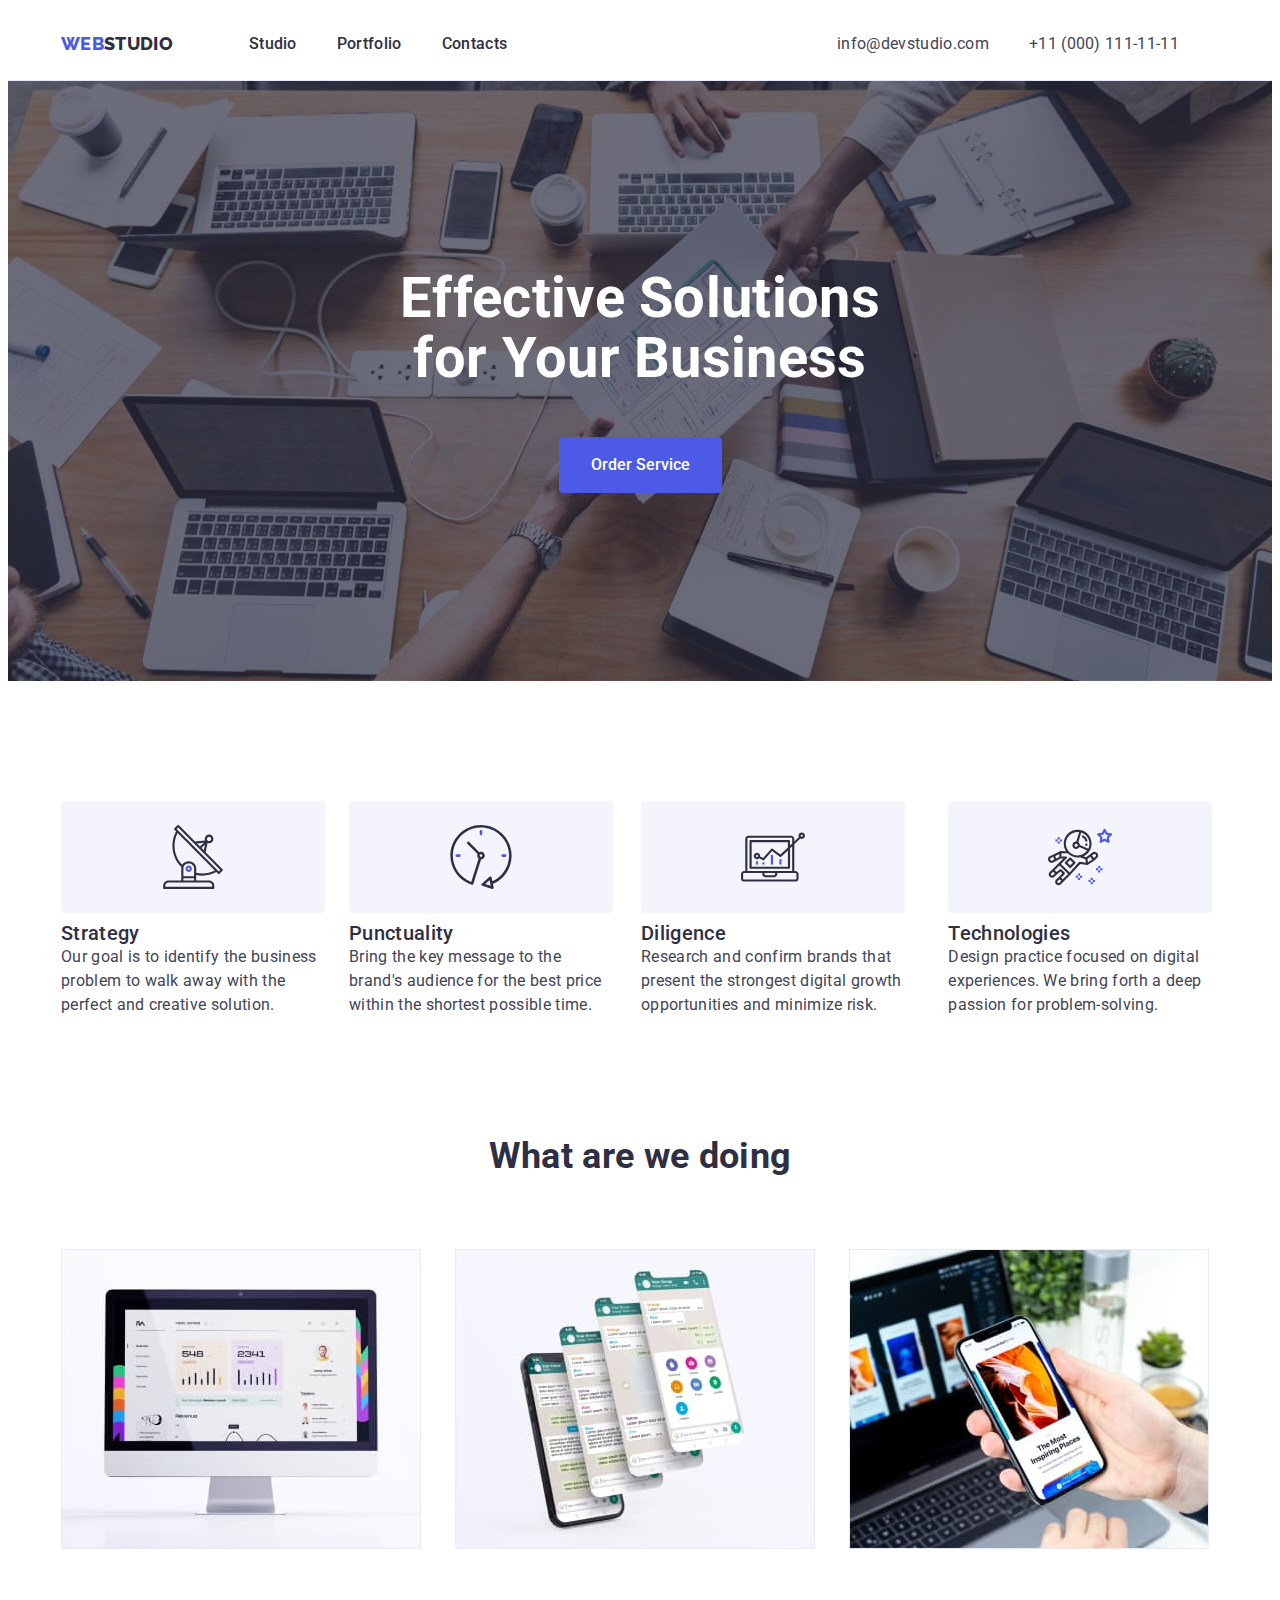
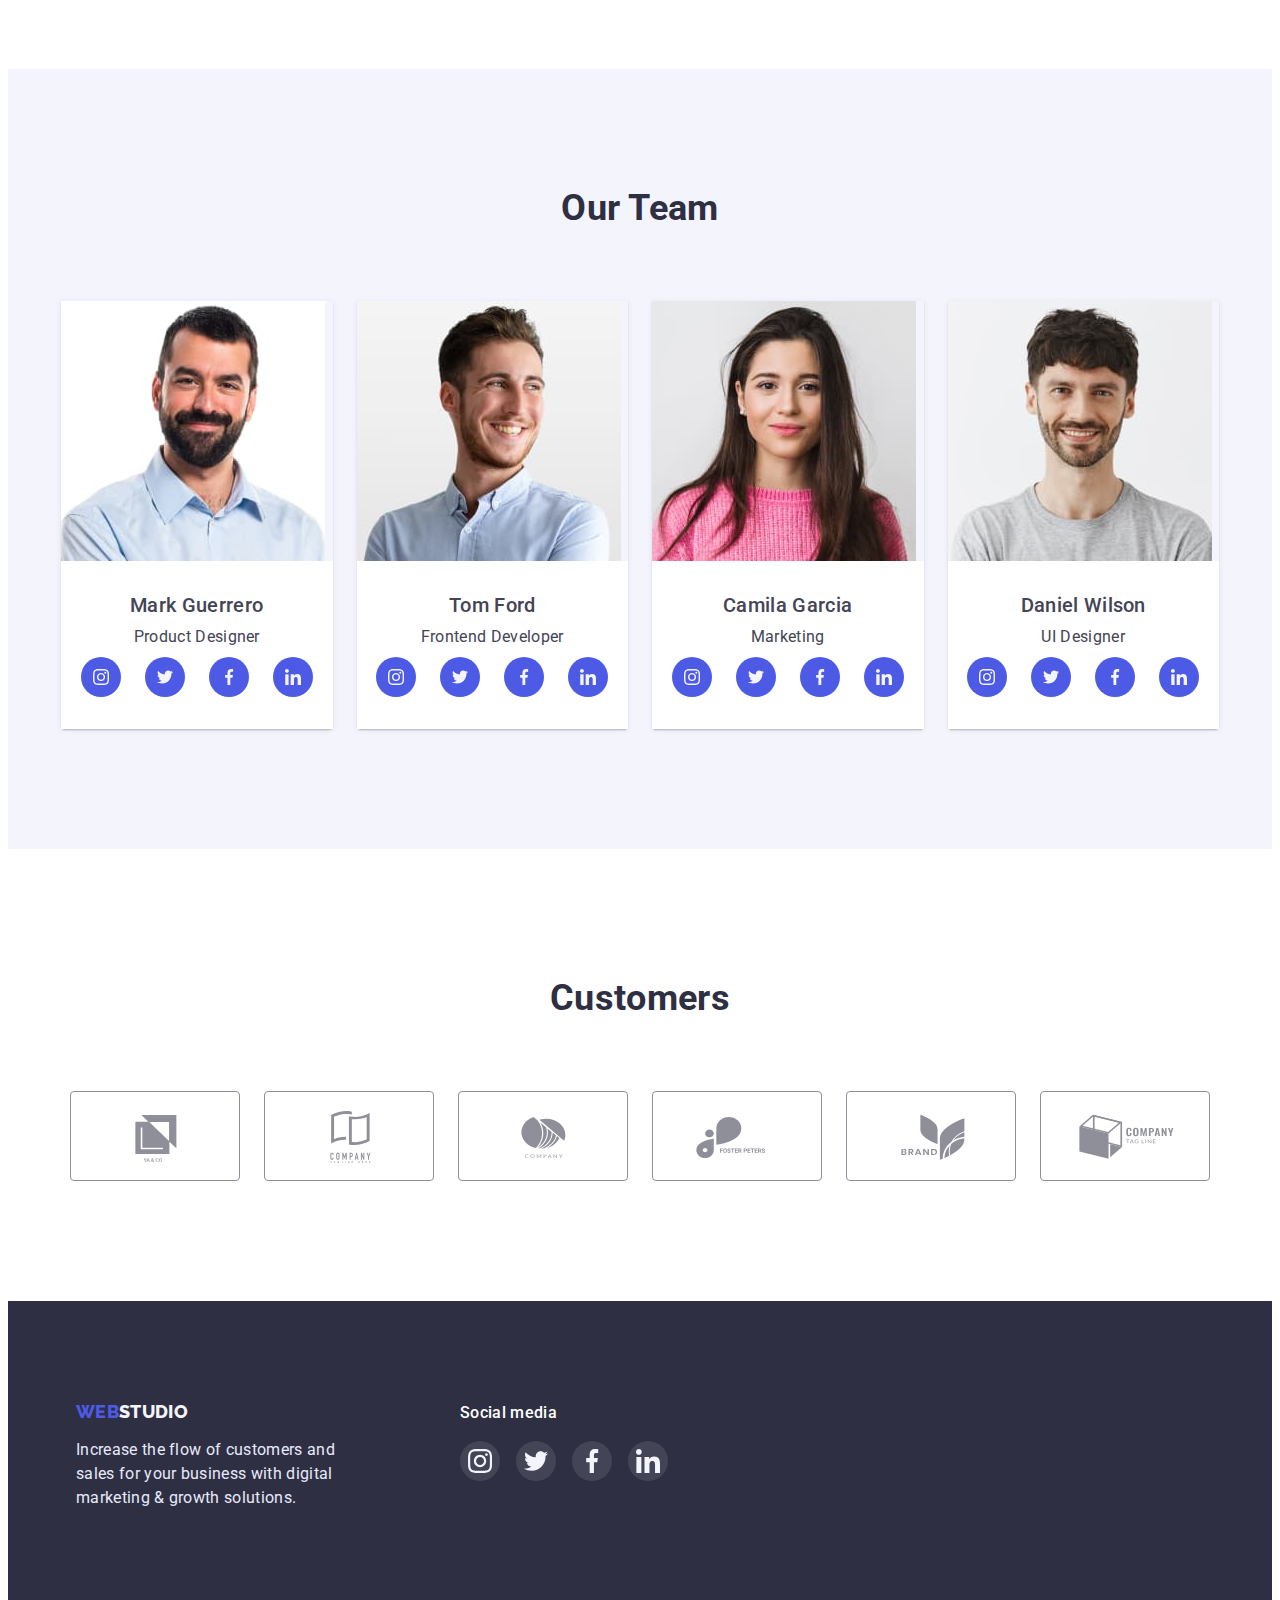
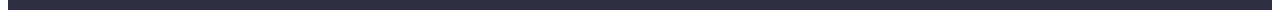
<file: index.html>
<!DOCTYPE html>
<html lang="en">
  <head>
    <meta charset="UTF-8" />
    <meta http-equiv="X-UA-Compatible" content="IE=edge" />
    <meta name="viewport" content="width=device-width, initial-scale=1.0" />
    <title>WebStudio</title>
    <link rel="preconnect" href="https://fonts.googleapis.com" />
    <link rel="preconnect" href="https://fonts.gstatic.com" crossorigin />
    <link
      href="https://fonts.googleapis.com/css2?family=Raleway:wght@800&family=Roboto:wght@400;500;700&display=swap"
      rel="stylesheet"
    />
    <link
      rel="stylesheet"
      href="https://cdnjs.cloudflare.com/ajax/libs/modern-normalize/1.1.0/modern-normalize.min.css"
      integrity="sha512-wpPYUAdjBVSE4KJnH1VR1HeZfpl1ub8YT/NKx4PuQ5NmX2tKuGu6U/JRp5y+Y8XG2tV+wKQpNHVUX03MfMFn9Q=="
      crossorigin="anonymous"
      referrerpolicy="no-referrer"
    />
    <link rel="stylesheet" href="./css/styles.css" />
  </head>
  <body class="body">
    <!-- Header -->
    <header class="header-text">
      <div class="container page-header">
        <nav class="page-header">
          <a href="./index.html" class="onelogo-link"
            >Web<span class="twologo-link">Studio</span></a
          >
          <ul class="list-link page-header">
            <li class="menu-item">
              <a href="./index.html" class="site-link">Studio</a>
            </li>
            <li class="menu-item">
              <a href="./portfolio.html" class="site-link">Portfolio</a>
            </li>
            <li class="menu-item"><a href="" class="site-link">Contacts</a></li>
          </ul>
        </nav>
        <address>
          <ul class="list-link page-header">
            <li>
              <a href="mailto:info@devstudio.com" class="address-link"
                >info@devstudio.com</a
              >
            </li>
            <li>
              <a href="tel:+110001111111" class="address-link"
                >+11 (000) 111-11-11</a
              >
            </li>
          </ul>
        </address>
      </div>
    </header>
    <main>
      <!-- Hero -->
      <section class="hero">
        <div class="container">
          <h1 class="hero-title">Effective Solutions for Your Business</h1>
          <button type="button" class="hero-button">Order Service</button>
        </div>
      </section>
      <!-- Competencies -->
      <section class="section">
        <div class="container">
          <h2 class="visually-hidden">Our competencies</h2>
          <ul class="list-link page-competencies">
            <li class="menu">
              <div class="item-competencies">
                <svg width="64" height="64">
                  <use href="./images/sprite.svg#antenna"></use>
                </svg>
              </div>
              <h3 class="competencies-title">Strategy</h3>
              <p class="competencies-list">
                Our goal is to identify the business problem to walk away with
                the perfect and creative solution.
              </p>
            </li>
            <li class="menu">
              <div >
                <div class="item-competencies">
                <svg width="64" height="64">
                  <use href="./images/sprite.svg#clock"></use>
                </svg>
              </div>
              <h3 class="competencies-title">Punctuality</h3>
              <p class="competencies-list">
                Bring the key message to the brand's audience for the best price
                within the shortest possible time.
              </p>
            </li>
            <li class="menu">
              <div class="item-competencies">
                <svg width="64" height="64">
                  <use href="./images/sprite.svg#diagram"></use>
                </svg>
              </div>
              <h3 class="competencies-title">Diligence</h3>
              <p class="competencies-list">
                Research and confirm brands that present the strongest digital
                growth opportunities and minimize risk.
              </p>
            </li>
            <li class="menu">
              <div class="item-competencies">
                <svg width="64" height="64">
                  <use
                    href="./images/sprite.svg#astronaut"
                    width="64"
                    height="64"
                  ></use>
                </svg>
              </div>
              <h3 class="competencies-title">Technologies</h3>
              <p class="competencies-list">
                Design practice focused on digital experiences. We bring forth a
                deep passion for problem-solving.
              </p>
            </li>
          </ul>
        </div>
      </section>
      <!-- Doing -->
      <section class="section doing">
        <div class="container">
          <h2 class="do-title">What are we doing</h2>
          <ul class="list-link page-doing">
            <li class="doing-card">
              <img
                src="./images/doing/img-analitics.jpg"
                alt="display"
                width="360"
                height="300"
              />
            </li>
            <li class="doing-card">
              <img
                src="./images/doing/img-add.jpg"
                alt="addication"
                width="360"
                height="300"
              />
            </li>
            <li class="doing-card">
              <img
                src="./images/doing/img-motivation.jpg"
                alt="phone"
                width="360"
                height="300"
              />
            </li>
          </ul>
        </div>
      </section>
      <!-- Our Team -->
      <section class="section team-section">
        <div class="container">
          <h2 class="team-title">Our Team</h2>
          <ul class="list-link page-team">
            <li class="team-card">
              <img
                src="./images//team/img-mark-guerrero.jpg"
                alt="Mark Guerrero"
                width="264"
                height="260"
              />
              <div class="team-wrapper">
                <h3 class="name-title">Mark Guerrero</h3>
                <p class="team-page">Product Designer</p>
                <ul class="social-list list-link">
                  <li class="social-page">
                    <a href="" class="social-link">
                    <svg width="16" height="16">
                      <use href="./images/sprite.svg#instagram"></use>
                    </svg>
                  </a>
                  </li>
                  <li class="social-page">
                    <a href="" class="social-link">
                    <svg width="16" height="16">
                      <use href="./images/sprite.svg#twitter"></use>
                    </svg></a>
                  </li>
                  <li class="social-page">
                    <a href="" class="social-link">
                    <svg width="16" height="16">
                      <use href="./images/sprite.svg#facebook"></use>
                    </svg></a>
                  </li>
                  <li class="social-page">
                    <a href="" class="social-link">
                    <svg width="16" height="16">
                      <use href="./images/sprite.svg#linkedin"></use>
                    </svg></a>
                  </li>
                </ul>
              </div>
            </li>
            <li class="team-card">
              <img
                src="./images/team/img-tom-ford.jpg"
                alt="Tom Ford"
                width="264"
                height="260"
              />
              <div class="team-wrapper">
                <h3 class="name-title">Tom Ford</h3>
                <p class="team-page">Frontend Developer</p>
                <ul class="social-list list-link">
                  <li class="social-page">
                    <a href="" class="social-link">
                    <svg width="16" height="16">
                      <use href="./images/sprite.svg#instagram"></use>
                    </svg>
                  </a>
                  </li>
                  <li class="social-page">
                    <a href="" class="social-link">
                    <svg width="16" height="16">
                      <use href="./images/sprite.svg#twitter"></use>
                    </svg></a>
                  </li>
                  <li class="social-page">
                    <a href="" class="social-link">
                    <svg width="16" height="16">
                      <use href="./images/sprite.svg#facebook"></use>
                    </svg></a>
                  </li>
                  <li class="social-page">
                    <a href="" class="social-link">
                    <svg width="16" height="16">
                      <use href="./images/sprite.svg#linkedin"></use>
                    </svg></a>
                  </li>
                </ul>
              </div>
            </li>
            <li class="team-card">
              <img
                src="./images/team/img-camila-garcia.jpg"
                alt="Camila Garcia"
                width="264"
                height="260"
              />
              <div class="team-wrapper">
                <h3 class="name-title">Camila Garcia</h3>
                <p class="team-page">Marketing</p>
                <ul class="social-list list-link">
                  <li class="social-page">
                    <a href="" class="social-link">
                    <svg width="16" height="16">
                      <use href="./images/sprite.svg#instagram"></use>
                    </svg>
                  </a>
                  </li>
                  <li class="social-page">
                    <a href="" class="social-link">
                    <svg width="16" height="16">
                      <use href="./images/sprite.svg#twitter"></use>
                    </svg></a>
                  </li>
                  <li class="social-page">
                    <a href="" class="social-link">
                    <svg width="16" height="16">
                      <use href="./images/sprite.svg#facebook"></use>
                    </svg></a>
                  </li>
                  <li class="social-page">
                    <a href="" class="social-link">
                    <svg width="16" height="16">
                      <use href="./images/sprite.svg#linkedin"></use>
                    </svg></a>
                  </li>
                </ul>
              </div>
            </li>
            <li class="team-card">
              <img
                src="./images/team/img-daniel-wilson.jpg"
                alt="Daniel Wilson"
                width="264"
                height="260"
              />
              <div class="team-wrapper">
                <h3 class="name-title">Daniel Wilson</h3>
                <p class="team-page">UI Designer</p>
                <ul class="social-list list-link">
                  <li class="social-page">
                    <a href="" class="social-link">
                    <svg width="16" height="16">
                      <use href="./images/sprite.svg#instagram"></use>
                    </svg>
                  </a>
                  </li>
                  <li class="social-page">
                    <a href="" class="social-link">
                    <svg width="16" height="16">
                      <use href="./images/sprite.svg#twitter"></use>
                    </svg></a>
                  </li>
                  <li class="social-page">
                    <a href="" class="social-link">
                    <svg width="16" height="16">
                      <use href="./images/sprite.svg#facebook"></use>
                    </svg></a>
                  </li>
                  <li class="social-page">
                    <a href="" class="social-link">
                    <svg width="16" height="16">
                      <use href="./images/sprite.svg#linkedin"></use>
                    </svg></a>
                  </li>
                </ul>
              </div>
            </li>
          </ul>
        </div>
      </section>
      <!-- Customers -->
      <section class="section customers">
        <div class="container">
        <h2 class="customers-title">Customers</h2>
        <ul class="list-link customers-link">
          <li class="customers-item"> 
            <a href="" class="customers-icon">
              <svg width="104" height="56">
                <use href="./images/sprite.svg#logo-1"></use>
              </svg>
            </a>
          </li>
          <li class="customers-item">
            <a href="" class="customers-icon">
              <svg width="104" height="56">
                <use href="./images/sprite.svg#logo-2"></use>
              </svg>
            </a>
          </li>
          <li class="customers-item">
            <a href="" class="customers-icon">
              <svg width="104" height="56">
                <use href="./images/sprite.svg#logo-3"></use>
              </svg>
            </a>
          </li>
          <li class="customers-item">
            <a href="" class="customers-icon">
              <svg width="104" height="56">
                <use href="./images/sprite.svg#logo-4"></use>
              </svg>
            </a>
          </li>
          <li class="customers-item">
            <a href="" class="customers-icon">
              <svg width="104" height="56">
                <use href="./images/sprite.svg#logo-5"></use>
              </svg>
            </a>
          </li>
          <li class="customers-item">
            <a href="" class="customers-icon">
              <svg width="104" height="56">
                <use href="./images/sprite.svg#logo-6"></use>
              </svg>
            </a>
          </li>
        </ul>
      </div>
      </section>
    </main>
    <!-- Footer -->
    <footer class="footer">
      <div class="container-footer">
        <div class="logo-footer">
        <a href="./index.html" class="footerlogo-link"
          >Web<span class="footer-link">Studio</span></a
        >
        <p class="footer-text">
          Increase the flow of customers and sales for your business with
          digital marketing & growth solutions.
        </p>
      </div>      
      <div>
        <h3 class="footer-title">Social media</h3>
        <ul class="social-footer">
          <li class="footer-item">
            <a href="" class="footer-icon">
              <svg width="24" height="24">
                <use href="./images/sprite.svg#instagram"></use>
              </svg>
            </a>
          </li>
          <li class="footer-item">
            <a href="" class="footer-icon">
              <svg width="24" height="24">
                <use href="./images/sprite.svg#twitter"></use>
              </svg>
            </a>
          </li>
          <li class="footer-item">
            <a href="" class="footer-icon">
              <svg width="24" height="24">
                <use href="./images/sprite.svg#facebook"></use>
              </svg>
            </a>
          </li>
          <li class="footer-item">
            <a href="" class="footer-icon">
              <svg width="24" height="24">
                <use href="./images/sprite.svg#linkedin"></use>
              </svg>
            </a>
          </li>
        </ul>
      </div>
    </div>
    </footer>
  </body>
</html>
</file>
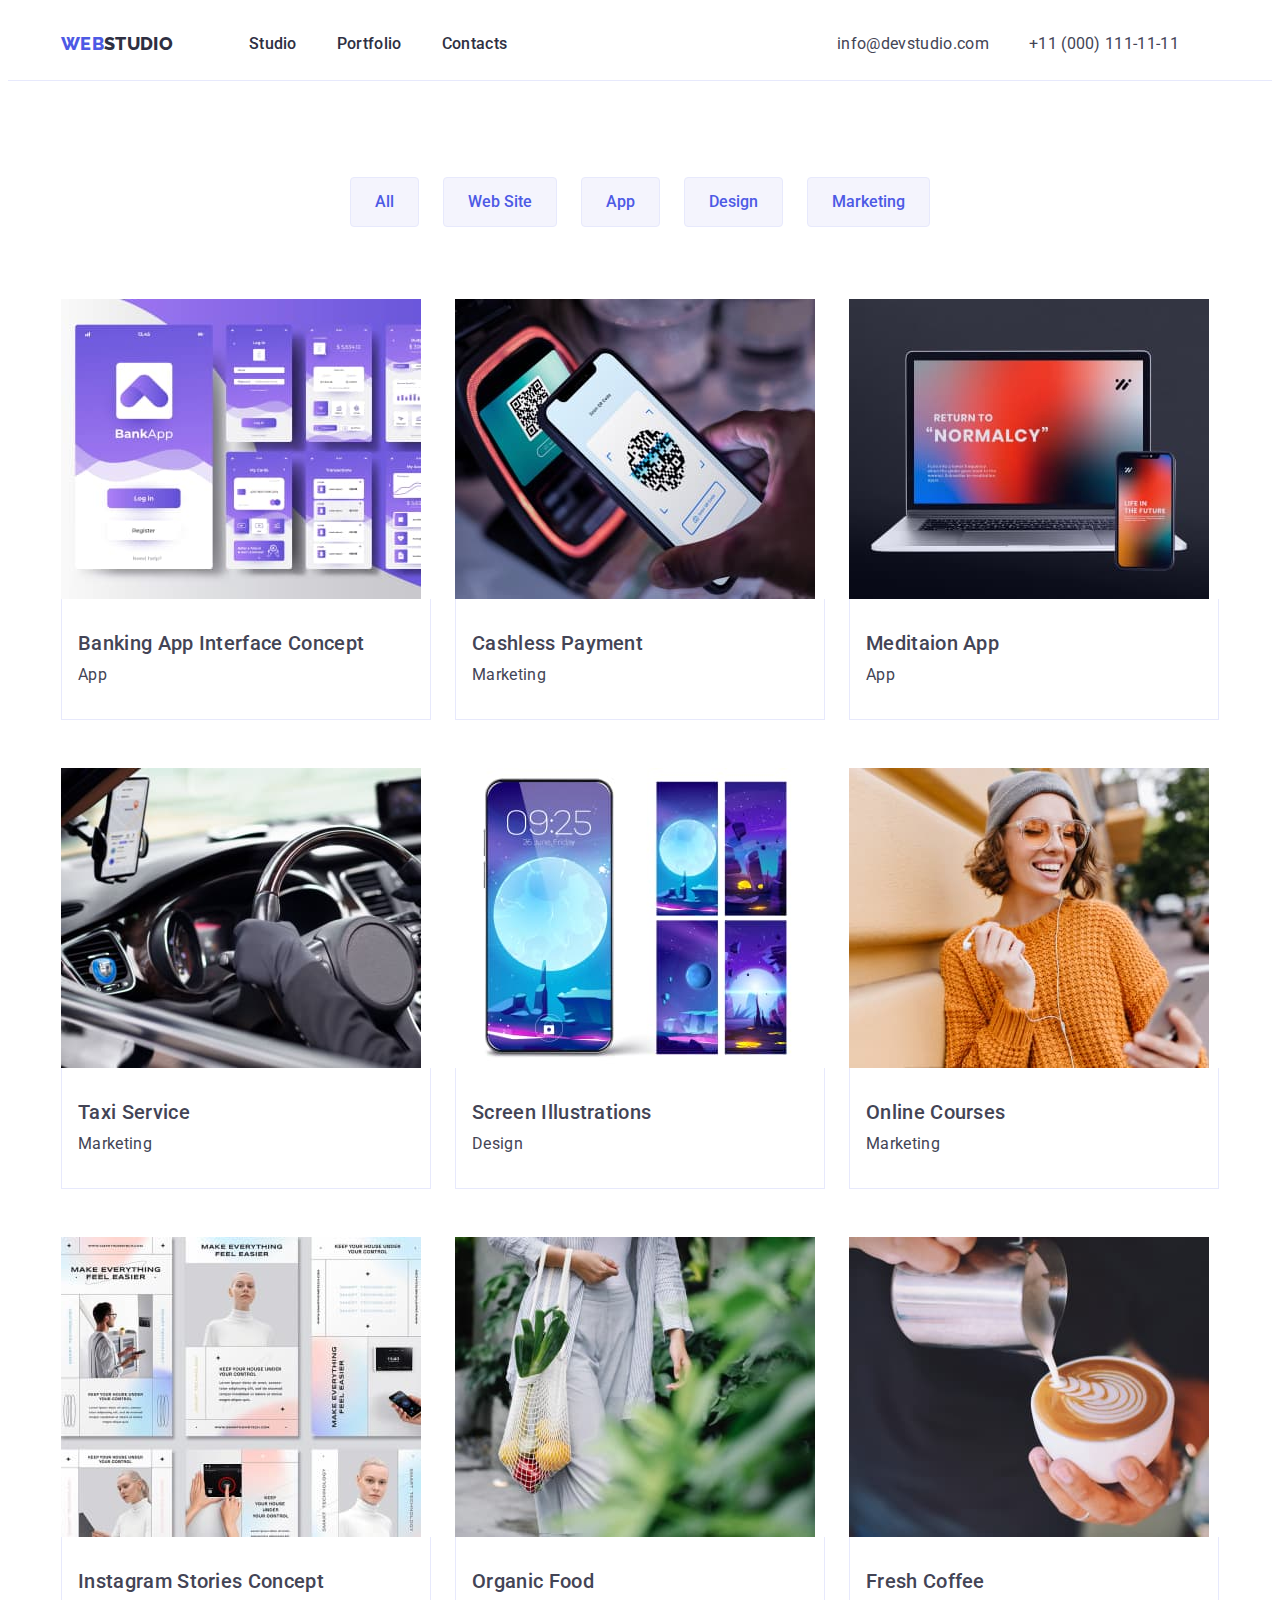
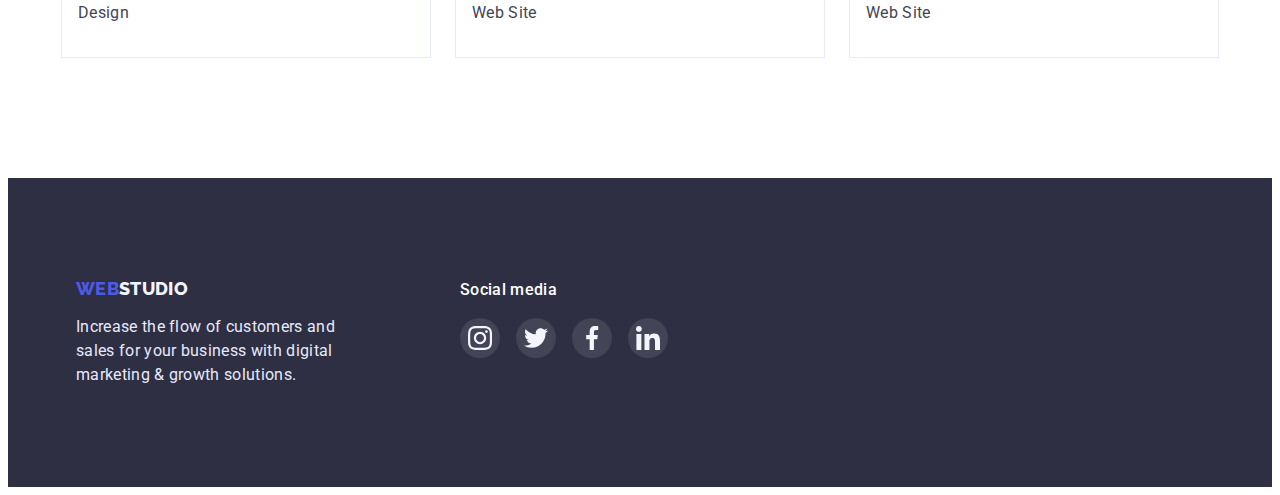
<file: portfolio.html>
<!DOCTYPE html>
<html lang="en">
  <head>
    <meta charset="UTF-8" />
    <meta http-equiv="X-UA-Compatible" content="IE=edge" />
    <meta name="viewport" content="width=device-width, initial-scale=1.0" />
    <title>Portfolio</title>
    <link rel="preconnect" href="https://fonts.googleapis.com" />
    <link rel="preconnect" href="https://fonts.gstatic.com" crossorigin />
    <link
      href="https://fonts.googleapis.com/css2?family=Raleway:wght@800&family=Roboto:wght@400;500;700&display=swap"
      rel="stylesheet"
    />
    <link
      rel="stylesheet"
      href="https://cdnjs.cloudflare.com/ajax/libs/modern-normalize/1.1.0/modern-normalize.min.css"
      integrity="sha512-wpPYUAdjBVSE4KJnH1VR1HeZfpl1ub8YT/NKx4PuQ5NmX2tKuGu6U/JRp5y+Y8XG2tV+wKQpNHVUX03MfMFn9Q=="
      crossorigin="anonymous"
      referrerpolicy="no-referrer"
    />
    <link rel="stylesheet" href="./css/styles.css" />
  </head>
  <body class="body">
    <!-- Header -->
    <header class="header-text">
      <div class="container page-header">
      <nav class="page-header">
        <a href="./index.html" class="onelogo-link"
          >Web<span class="twologo-link">Studio</span></a
        >
        <ul class="list-link page-header">
            <li class="menu-item"><a href="./index.html" class="site-link">Studio</a></li>
            <li class="menu-item"><a href="./portfolio.html" class="site-link">Portfolio</a></li>
            <li class="menu-item"><a href="" class="site-link">Contacts</a></li>
          </ul>
        </nav>
        </nav>
      </nav>
      <address>
        <ul class="list-link page-header">
            <li>
              <a href="mailto:info@devstudio.com" class="address-link"
                >info@devstudio.com</a
              >
            </li>
            <li>
              <a href="tel:+110001111111" class="address-link"
                >+11 (000) 111-11-11</a
              >
            </li>
          </ul>
      </address>
    </div=class>
    </header>
    <main>
      <section class="section portfolio">
        <!-- Our projects -->
        <div class="container">
        <h1 class="visually-hidden">Our projects</h1>
        <ul class="list-link btn-filters">
          <li>
            <button type="button" class="portfolio-button">All</button>
          </li>
          <li>
            <button type="button" class="portfolio-button">Web Site</button>
          </li>
          <li>
            <button type="button" class="portfolio-button">App</button>
          </li>
          <li>
            <button type="button" class="portfolio-button">Design</button>
          </li>
          <li>
            <button type="button" class="portfolio-button">Marketing</button>
          </li>
        </ul>
        <ul class="list-link projects-page">
          <li class="portfolio-card">
            <img
              src="./images/portfolio/banking.jpg"
              alt="App"
              width="360"
              height="300"
            />
            <div class="portfolio-wrapper">
            <h2 class="portfolio-title">Banking App Interface Concept</h2>
            <p class="portfolio-list">App</p>
          </div>
          </li>
          <li class="portfolio-card">
            <img
              src="./images/portfolio/qr-code.jpg"
              alt="qr"
              width="360"
              height="300"
            />
            <div class="portfolio-wrapper">
            <h2 class="portfolio-title">Cashless Payment</h2>
            <p class="portfolio-list">Marketing</p>
          </div>
          </li>
          <li class="portfolio-card">
            <img
              src="./images/portfolio/meditation.jpg"
              alt="meditation app"
              width="360"
              height="300"
            />
            <div class="portfolio-wrapper">
            <h2 class="portfolio-title">Meditaion App</h2>
            <p class="portfolio-list">App</p>
          </div>
          </li>
          <li class="portfolio-card">
            <img
              src="./images/portfolio/taxi.jpg"
              alt="car"
              width="360"
              height="300"
            />
            <div class="portfolio-wrapper">
            <h2 class="portfolio-title">Taxi Service</h2>
            <p class="portfolio-list">Marketing</p>
          </div>
          </li>
          <li class="portfolio-card">
            <img
              src="./images/portfolio/illustrations.jpg"
              alt="picture"
              width="360"
              height="300"
            />
            <div class="portfolio-wrapper">
            <h2 class="portfolio-title">Screen Illustrations</h2>
            <p class="portfolio-list">Design</p>
          </div>
          </li>
          <li class="portfolio-card">
            <img
              src="./images/portfolio/courses.jpg"
              alt="girl"
              width="360"
              height="300"
            />
            <div class="portfolio-wrapper">
            <h2 class="portfolio-title">Online Courses</h2>
            <p class="portfolio-list">Marketing</p>
          </div>
          </li>
          <li class="portfolio-card">
            <img
              src="./images/portfolio/stories.jpg"
              alt="smart-technology"
              width="360"
              height="300"
            />
            <div class="portfolio-wrapper">
            <h2 class="portfolio-title">Instagram Stories Concept</h2>
            <p class="portfolio-list">Design</p>
          </div>
          </li>
          <li class="portfolio-card">
            <img
              src="./images/portfolio/food.jpg"
              alt="fruit"
              width="360"
              height="300"
            />
            <div class="portfolio-wrapper">
            <h2 class="portfolio-title">Organic Food</h2>
            <p class="portfolio-list">Web Site</p>
          </div>
          </li>
          <li class="portfolio-card">
            <img
              src="./images/portfolio/coffee.jpg"
              alt="cup of coffee"
              width="360"
              height="300"
            />
            <div class="portfolio-wrapper">
            <h2 class="portfolio-title">Fresh Coffee</h2>
            <p class="portfolio-list">Web Site</p>
          </div>
          </li>
        </ul>
      </div>
      </section>
      <!-- /Our projects -->
    </main>
    <!-- Footer -->
    <footer class="footer">
      <div class="container-footer">
        <div class="logo-footer">
          <a href="./index.html" class="footerlogo-link"
            >Web<span class="footer-link">Studio</span></a
          >
          <p class="footer-text">
            Increase the flow of customers and sales for your business with
            digital marketing & growth solutions.
          </p>
        </div>      
        <div>
          <h3 class="footer-title">Social media</h3>
          <ul class="social-footer">
            <li class="footer-item">
              <a href="" class="footer-icon">
                <svg width="24" height="24">
                  <use href="./images/sprite.svg#instagram"></use>
                </svg>
              </a>
            </li>
            <li class="footer-item">
              <a href="" class="footer-icon">
                <svg width="24" height="24">
                  <use href="./images/sprite.svg#twitter"></use>
                </svg>
              </a>
            </li>
            <li class="footer-item">
              <a href="" class="footer-icon">
                <svg width="24" height="24">
                  <use href="./images/sprite.svg#facebook"></use>
                </svg>
              </a>
            </li>
            <li class="footer-item">
              <a href="" class="footer-icon">
                <svg width="24" height="24">
                  <use href="./images/sprite.svg#linkedin"></use>
                </svg>
              </a>
            </li>
          </ul>
        </div>
    </div>
    </footer>
  </body>
</html>
</file>
<file: css/styles.css>
:root {
  --primary-text-color: #434455;
  --title-text-color: #2e2f42;
  --button-text-color: #4d5ae5;
}

h1,
h2,
h3,
h4,
p {
  margin: 0 auto;
}

ul {
  margin: 0;
  padding: 0;
}

img {
  display: block;
  max-width: 100%;
  height: auto;
}

button {
  cursor: pointer;
}

body {
  font-family: "Roboto", sans-serif;
  color: var(--primary-text-color);
  background-color: #ffffff;
  font-style: normal;
  letter-spacing: 0.02em;
}

/* Header */

.container {
  width: 1158px;
  margin: 0 auto;
  padding-left: 15px;
  padding-right: 15px;
}
.page-header {
  display: flex;
  align-items: center;
  justify-content: space-between;
}
.header-text {
  background-color: #ffffff;
  border-bottom: 1px solid #e7e9fc;
}
.onelogo-link {
  font-family: "Raleway";
  color: var(--button-text-color);
  font-weight: 800;
  font-size: 18px;
  line-height: 1.34;
  text-decoration: none;
  text-transform: uppercase;
  margin-right: 76px;
  padding: 24px 0;
}
.twologo-link {
  font-family: "Raleway";
  color: var(--title-text-color);
  font-weight: 800;
  font-size: 18px;
  line-height: 1.34;
}
/* Without points */
.list-link {
  list-style: none;
}
.list-link .site-link {
  font-family: "Roboto", sans-serif;
  color: var(--title-text-color);
  font-weight: 500;
  font-size: 16px;
  line-height: 1.5;
  text-decoration: none;
  padding: 24px 0;
}
.list-link .site-link:hover,
.list-link .site-link:focus {
  color: var(--button-text-color);
}
.menu-item:not(:last-child) {
  margin-right: 40px;
}
.address-link {
  font-family: "Roboto", sans-serif;
  color: var(--primary-text-color);
  font-style: normal;
  font-weight: 400;
  font-size: 16px;
  line-height: 1.5;
  text-decoration: none;
  margin-left: auto;
  margin-right: 40px;
  padding: 24px 0;
}
.list-link .address-link :hover,
.list-link .address-link:focus {
  color: #404bbf;
}

/* Hero */
.hero {
  text-align: center;
  padding: 188px 0;
  background-image: linear-gradient(
      rgba(46, 47, 66, 0.7),
      rgba(46, 47, 66, 0.7)
    ),
    url("../images/hero/bg.jpg");
  background-color: rgba(46, 47, 66, 0.7);
  background-size: cover;
  background-position: center;
  max-width: 1440px;
  margin: 0 auto;
}

.hero-title {
  color: #ffffff;
  font-weight: 700;
  font-size: 56px;
  line-height: 1.07;
  margin-bottom: 48px;
  max-width: 494px;
}
.hero-button {
  color: #ffffff;
  font-family: "Roboto", sans-serif;
  font-weight: 500;
  font-size: 16px;
  line-height: 1.5;
  background-color: var(--button-text-color);
  border: transparent;
  border-radius: 4px;
  padding: 16px 32px;
  max-width: 169px;
}
.hero-button:hover,
.hero-button:focus {
  color: #ffffff;
  background: #404bbf;
  box-shadow: 0px 4px 4px rgba(0, 0, 0, 0.15);
  border-radius: 4px;
}

.section {
  padding-top: 120px;
  padding-bottom: 120px;
}
/* Competencies */

.visually-hidden {
  position: absolute;
  width: 1px;
  height: 1px;
  margin: -1px;
  border: 0;
  padding: 0;
  white-space: nowrap;
  clip-path: inset(100%);
  clip: rect(0 0 0 0);
  overflow: hidden;
}
.page-competencies {
  display: flex;
  align-items: center;
  gap: 24px;
}
.menu {
  flex-basis: calc((100%-72px) / 4);
}
.item-competencies {
  display: flex;
  justify-content: center;
  align-items: center;
  width: 264px;
  height: 112px;
  background-color: #f4f4fd;
  border-radius: 4px;
  margin-bottom: 8px;
}
.competencies-title {
  color: var(--title-text-color);
  font-weight: 500;
  font-size: 20px;
  line-height: 1.2;
}
.competencies-list {
  font-weight: 400;
  font-size: 16px;
  line-height: 1.5;
}

/* Doing */

.doing {
  padding-top: 0;
}
.do-title {
  color: var(--title-text-color);
  font-weight: 700;
  font-size: 36px;
  line-height: 1.11;
  margin-bottom: 72px;
  text-align: center;
}
.page-doing {
  display: flex;
  gap: 24px;
}
.doing-card {
  flex-basis: calc((100% - 48px) / 3);
}

/* Our team */

.team-section {
  background: #f4f4fd;
  padding-top: 120px;
}
.team-title {
  color: var(--title-text-color);
  font-weight: 700;
  font-size: 36px;
  line-height: 1.11;
  margin-bottom: 72px;
  text-align: center;
}
.page-team {
  display: flex;
  align-items: center;
  gap: 24px;
}
.team-card {
  flex-basis: calc((100% - 72px) / 4);
  box-shadow: 0px 1px 6px rgba(46, 47, 66, 0.08),
    0px 1px 1px rgba(46, 47, 66, 0.16), 0px 2px 1px rgba(46, 47, 66, 0.08);
  border-radius: 0px 0px 4px 4px;
}

.team-wrapper {
  background-color: #ffffff;
  padding: 32px 16px;
  text-align: center;
}
.name-title {
  font-weight: 500;
  font-size: 20px;
  line-height: 1.2;
  margin-bottom: 8px;
}
.team-page {
  font-weight: 400;
  font-size: 16px;
  line-height: 1.5;
  margin-bottom: 8px;
}
.social-list {
  display: flex;
  justify-content: center;
  gap: 24px;
}
.social-page {
  display: flex;
  justify-content: center;
  align-items: center;
}
.social-link {
  display: flex;
  justify-content: center;
  align-items: center;
  width: 40px;
  height: 40px;
  border-radius: 50%;
  color: #f4f4fd;
  background-color: var(--button-text-color);
  fill: currentColor;
}
.social-link:hover,
.social-link:focus {
  color: #ffffff;
  background: #404bbf;
  border: 1px solid #404bbf;
}

/* Customers */

.customers {
  padding-top: 130px;
}
.customers-title {
  color: var(--title-text-color);
  font-weight: 700;
  font-size: 36px;
  line-height: 1.11;
  margin-bottom: 72px;
  text-align: center;
}
.customers-link {
  display: flex;
  justify-content: center;
  gap: 24px;
}
.customers-item {
  display: flex;
  justify-content: center;
  align-items: center;
}
.customers-icon {
  display: flex;
  justify-content: center;
  align-items: center;
  color: #8e8f99;
  fill: currentColor;
  width: 168px;
  height: 88px;
  border: 1px solid #8e8f99;
  border-radius: 4px;
}
.customers-icon:hover,
.customers-icon:focus {
  color: #404bbf;
  border: 1px solid #404bbf;
}

/* Footer */

.footer {
  background-color: var(--title-text-color);
  text-decoration: none;
  padding-top: 100px;
  padding-bottom: 100px;
}
.container-footer {
  width: 1128px;
  margin: 0 auto;
  padding-left: 15px;
  padding-right: 15px;
  display: flex;
}
.logo-footer {
  padding-right: 120px;
}
.footerlogo-link {
  font-family: "Raleway";
  color: var(--button-text-color);
  font-style: normal;
  font-weight: 800;
  font-size: 18px;
  line-height: 1.17;
  text-decoration: none;
  text-transform: uppercase;
}
.footer-link {
  color: #f4f4fd;
  font-weight: 800;
  font-size: 18px;
  line-height: 1.17;
}
.footer-text {
  font-family: "Roboto", sans-serif;
  color: #e7e9fc;
  font-style: normal;
  font-weight: 400;
  font-size: 16px;
  line-height: 1.5;
  letter-spacing: 0.02em;
  max-width: 264px;
  margin: 0;
  margin-top: 16px;
}
.footer-title {
  font-weight: 500;
  font-size: 16px;
  line-height: 1.5;
  color: #ffffff;
  margin-bottom: 16px;
}
.social-footer {
  display: flex;
  justify-content: center;
  gap: 16px;
}
.footer-item {
  display: flex;
  justify-content: center;
  align-items: center;
}
.footer-icon {
  display: flex;
  justify-content: center;
  align-items: center;
  width: 40px;
  height: 40px;
  border-radius: 50%;
  color: #f4f4fd;
  background-color: rgba(255, 255, 255, 0.1);
  fill: currentColor;
}
.footer-icon:hover,
.footer-icon:focus {
  color: #f4f4fd;
  background-color: #31d0aa;
}

/* Portfolio */

.portfolio {
  padding-top: 96px;
}
.btn-filters {
  display: flex;
  justify-content: center;
  gap: 24px;
  margin-bottom: 72px;
}
.portfolio-button {
  color: var(--button-text-color);
  font-family: "Roboto", sans-serif;
  font-weight: 500;
  font-size: 16px;
  line-height: 1.5;
  background-color: #f4f4fd;
  border: 1px solid #e7e9fc;
  border-radius: 4px;
  cursor: pointer;
  padding: 12px 24px 12px 24px;
}
.portfolio-button:hover,
.portfolio-button:focus {
  color: #ffffff;
  background: #404bbf;
  box-shadow: 0px 3px 1px rgba(0, 0, 0, 0.1), 0px 2px 1px rgba(0, 0, 0, 0.08),
    0px 2px 2px rgba(0, 0, 0, 0.12);
  border-radius: 4px;
  border-color: #404bbf;
}
.projects-page {
  display: flex;
  flex-wrap: wrap;
  gap: 48px 24px;
}
.portfolio-card {
  flex-basis: calc((100% - 48px) / 3);
}
.portfolio-card:hover,
.portfolio-card:focus {
  box-shadow: 0px 1px 6px rgba(46, 47, 66, 0.08),
    0px 1px 1px rgba(46, 47, 66, 0.16), 0px 2px 1px rgba(46, 47, 66, 0.08);
}
.portfolio-wrapper {
  padding: 32px 16px 32px;
  border-left: 1px solid #e7e9fc;
  border-right: 1px solid #e7e9fc;
  border-bottom: 1px solid #e7e9fc;
}
.portfolio-title {
  font-weight: 500;
  font-size: 20px;
  line-height: 1.2;
  margin-bottom: 8px;
}

.portfolio-list {
  font-weight: 400;
  font-size: 16px;
  line-height: 1.5;
}
</file>
